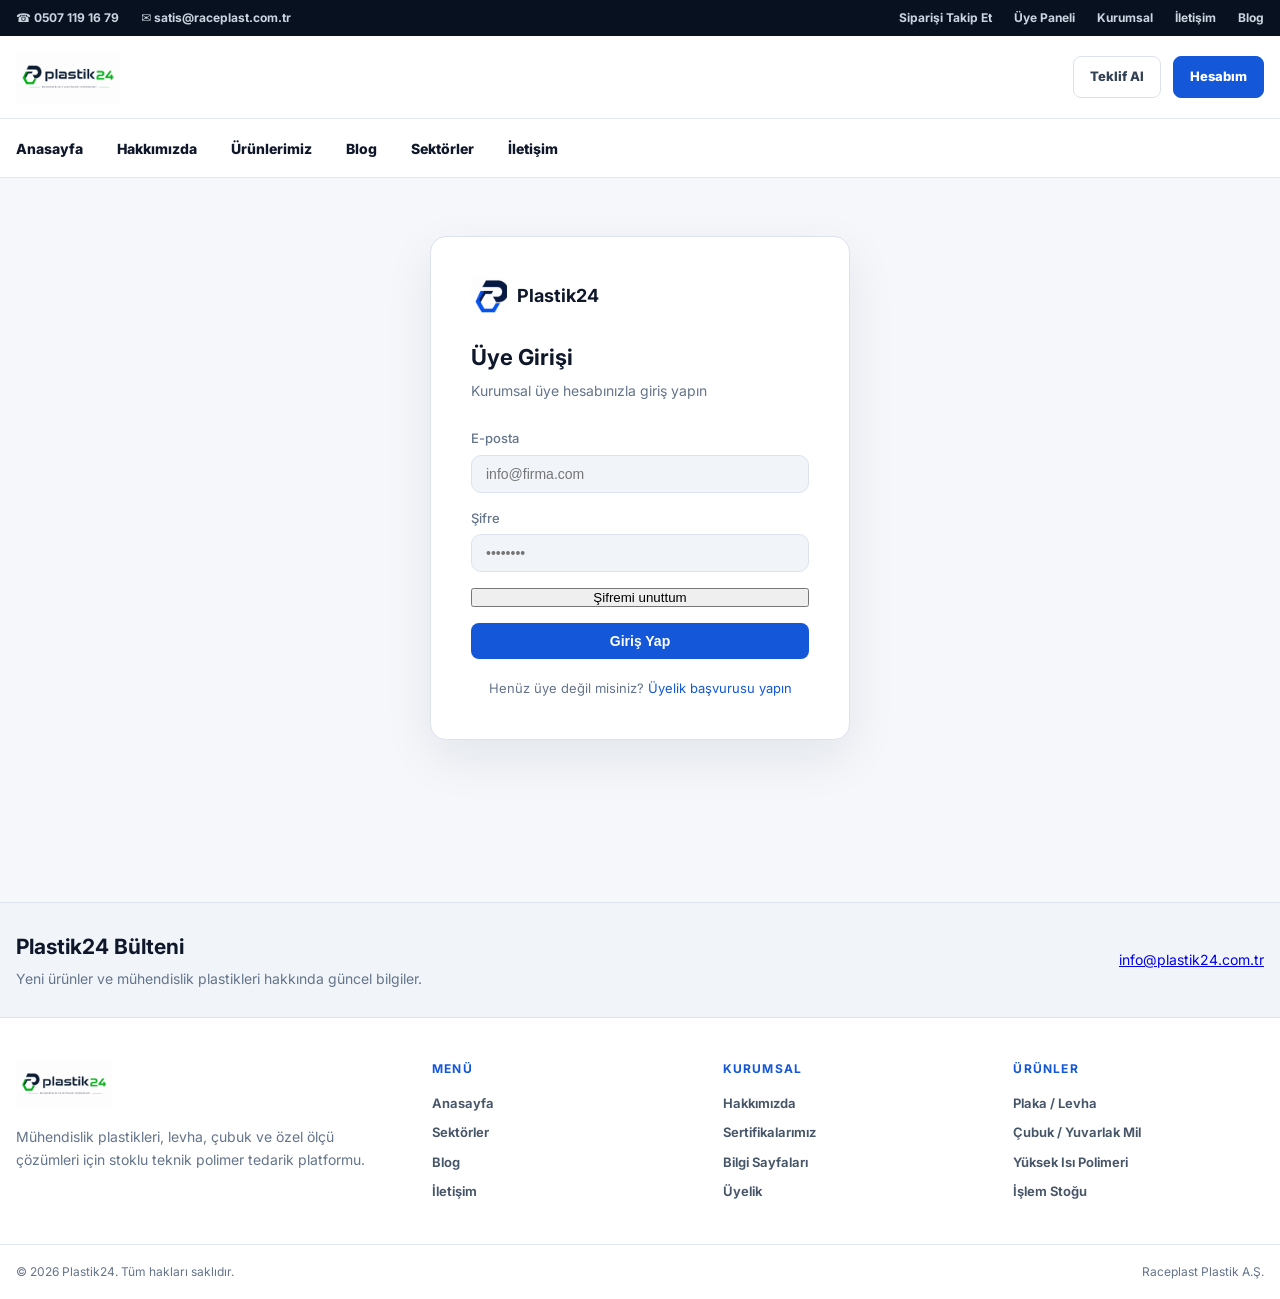
<file: panel/index.html>
<!doctype html>
<html lang="tr">
  <head>
    <meta charset="UTF-8" />
    <meta name="viewport" content="width=device-width, initial-scale=1.0" />
    <title>Plastik24 | Üye Paneli</title>
    <link rel="icon" type="image/png" href="/favicon.png" />
    <link rel="preconnect" href="https://fonts.googleapis.com" />
    <link rel="preconnect" href="https://fonts.gstatic.com" crossorigin />
    <link href="https://fonts.googleapis.com/css2?family=Inter:wght@400;500;600;700&display=swap" rel="stylesheet" />
    <link rel="stylesheet" href="/assets/member-site-shell.css?v=20260711" />
    <link rel="stylesheet" href="panel.css?v=20260710-membership" />
  </head>
  <body>
    <header class="p24-site-header">
      <div class="p24-topbar"><div class="p24-topbar-inner"><div class="p24-topbar-links"><a href="tel:05071191679">☎ 0507 119 16 79</a><a href="mailto:satis@raceplast.com.tr">✉ satis@raceplast.com.tr</a></div><div class="p24-topbar-actions"><a href="/panel/">Siparişi Takip Et</a><a href="/panel/">Üye Paneli</a><a href="/hakkimizda/">Kurumsal</a><a href="/iletisim/">İletişim</a><a href="/blog/">Blog</a></div></div></div>
      <div class="p24-header-main"><a class="p24-brand" href="/"><img src="/assets/brand/plastik24-logo.png" alt="Plastik24" /></a><div class="p24-header-quick"><a href="/iletisim/">Teklif Al</a><a class="primary" href="/panel/">Hesabım</a></div></div>
      <nav class="p24-site-nav"><div class="p24-nav-inner"><a href="/">Anasayfa</a><a href="/hakkimizda/">Hakkımızda</a><a href="/urunler/">Ürünlerimiz</a><a href="/blog/">Blog</a><a href="/sektorler/">Sektörler</a><a href="/iletisim/">İletişim</a></div></nav>
    </header>
    <div class="p24-page-wrap">
    <!-- Login View -->
    <div id="loginView">
      <div class="login-card">
        <div class="login-logo">
          <img src="/favicon.png" alt="Plastik24" />
          <span>Plastik24</span>
        </div>
        <h1>Üye Girişi</h1>
        <p class="login-sub">Kurumsal üye hesabınızla giriş yapın</p>
        <form id="loginForm">
          <label>E-posta<input type="email" name="email" id="loginEmail" required placeholder="info@firma.com" /></label>
          <label>Şifre<input type="password" name="password" id="loginPassword" required placeholder="••••••••" /></label>
          <button class="text-action" type="button" id="forgotToggle">Şifremi unuttum</button>
          <button class="primary-action" type="submit" id="loginBtn">Giriş Yap</button>
          <p id="loginMessage" class="form-error" hidden></p>
        </form>
        <form id="forgotForm" class="forgot-box" hidden>
          <strong>Şifre Hatırlatma</strong>
          <p>Kayıtlı e-posta adresinize 6 haneli sıfırlama kodu gönderilir.</p>
          <label>E-posta<input type="email" name="resetEmail" id="resetEmail" required placeholder="info@firma.com" /></label>
          <button class="secondary-action" type="button" id="resetCodeBtn">Kod Gönder</button>
          <div class="reset-code-grid">
            <label>Kod<input type="text" name="resetCode" id="resetCode" inputmode="numeric" maxlength="6" placeholder="000000" /></label>
            <label>Yeni Şifre<input type="password" name="resetPassword" id="resetPassword" minlength="8" placeholder="En az 8 karakter" /></label>
          </div>
          <button class="primary-action" type="submit" id="resetPasswordBtn">Şifreyi Güncelle</button>
          <p id="resetMessage" class="form-error" hidden></p>
        </form>
        <p class="login-footer">Henüz üye değil misiniz? <a href="/uyelik/">Üyelik başvurusu yapın</a></p>
      </div>
    </div>

    <!-- Panel View -->
    <div id="panelView" hidden>
      <!-- Sidebar -->
      <aside id="sidebar">
        <div class="sidebar-logo">
          <img src="/favicon.png" alt="Plastik24" />
          <div>
            <strong>Plastik24</strong>
            <small>Üye Paneli</small>
          </div>
        </div>
        <nav id="sidebarNav">
          <button class="nav-item active" data-panel="dashboard" type="button">
            <svg viewBox="0 0 24 24" fill="none" stroke="currentColor" stroke-width="2"><rect x="3" y="3" width="7" height="7"/><rect x="14" y="3" width="7" height="7"/><rect x="3" y="14" width="7" height="7"/><rect x="14" y="14" width="7" height="7"/></svg>
            Genel Bakış
          </button>
          <button class="nav-item" data-panel="orders" type="button">
            <svg viewBox="0 0 24 24" fill="none" stroke="currentColor" stroke-width="2"><path d="M9 17H5a2 2 0 0 0-2 2v0a2 2 0 0 0 2 2h14a2 2 0 0 0 2-2v0a2 2 0 0 0-2-2h-4"/><path d="M12 3v14"/><path d="m8 11 4-4 4 4"/></svg>
            Siparişlerim
          </button>
          <button class="nav-item" data-panel="profile" type="button">
            <svg viewBox="0 0 24 24" fill="none" stroke="currentColor" stroke-width="2"><path d="M20 21v-2a4 4 0 0 0-4-4H8a4 4 0 0 0-4 4v2"/><circle cx="12" cy="7" r="4"/></svg>
            Profil Bilgileri
          </button>
          <button class="nav-item" data-panel="security" type="button">
            <svg viewBox="0 0 24 24" fill="none" stroke="currentColor" stroke-width="2"><rect x="3" y="11" width="18" height="11" rx="2" ry="2"/><path d="M7 11V7a5 5 0 0 1 10 0v4"/></svg>
            Güvenlik
          </button>
        </nav>
        <div class="sidebar-footer">
          <div class="member-chip" id="memberChip">
            <div class="member-avatar" id="memberAvatar">?</div>
            <div>
              <strong id="memberName">Yükleniyor...</strong>
              <small id="memberEmail">—</small>
            </div>
          </div>
          <button class="logout-btn" id="logoutBtn" type="button">Çıkış</button>
        </div>
      </aside>

      <!-- Main Content -->
      <main id="mainPanel">
        <header id="panelHeader">
          <h1 id="panelTitle">Genel Bakış</h1>
          <a href="/" class="header-link">← Siteye Dön</a>
        </header>

        <!-- Toast -->
        <div id="toast" class="toast" hidden></div>

        <!-- Dashboard Panel -->
        <section id="panel-dashboard" class="panel-section">
          <div class="kpi-row">
            <div class="kpi-card">
              <span>Toplam Sipariş</span>
              <strong id="kpiTotal">—</strong>
            </div>
            <div class="kpi-card">
              <span>Bekleyen</span>
              <strong id="kpiPending">—</strong>
            </div>
            <div class="kpi-card">
              <span>Kargoda</span>
              <strong id="kpiShipped">—</strong>
            </div>
            <div class="kpi-card">
              <span>Tamamlanan</span>
              <strong id="kpiCompleted">—</strong>
            </div>
          </div>
          <div class="panel-card">
            <div class="card-header"><h2>Son Siparişler</h2><button class="link-btn" data-panel="orders" type="button">Tümünü Gör</button></div>
            <div id="dashboardOrdersList" class="order-list-wrap">
              <div class="loading-state">Siparişler yükleniyor...</div>
            </div>
          </div>
          <div class="panel-card info-banner">
            <svg viewBox="0 0 24 24" fill="none" stroke="currentColor" stroke-width="2"><circle cx="12" cy="12" r="10"/><line x1="12" y1="8" x2="12" y2="12"/><line x1="12" y1="16" x2="12.01" y2="16"/></svg>
            <div>
              <strong>Ödeme Bilgisi</strong>
              <p>Havale/EFT ile ödeme yapabilirsiniz. Dekontunuza sipariş numaranızı yazmayı unutmayın. Sorularınız için <a href="mailto:info@plastik24.com.tr">info@plastik24.com.tr</a></p>
            </div>
          </div>
        </section>

        <!-- Orders Panel -->
        <section id="panel-orders" class="panel-section" hidden>
          <div class="panel-card">
            <div class="card-header"><h2>Siparişlerim</h2></div>
            <div id="ordersList" class="order-list-wrap">
              <div class="loading-state">Siparişler yükleniyor...</div>
            </div>
          </div>
        </section>

        <!-- Profile Panel -->
        <section id="panel-profile" class="panel-section" hidden>
          <div class="panel-card">
            <div class="card-header"><h2>Firma ve İletişim Bilgileri</h2></div>
            <form id="profileForm" class="form-grid">
              <label>Firma Adı<input type="text" name="companyName" id="fCompanyName" /></label>
              <label>Vergi No<input type="text" name="taxNo" id="fTaxNo" readonly /></label>
              <label>Vergi Dairesi<input type="text" name="taxOffice" id="fTaxOffice" /></label>
              <label class="wide">Firma Adresi<textarea name="address" id="fAddress" rows="3"></textarea></label>
              <label>Yetkili Adı Soyadı<input type="text" name="authorizedName" id="fAuthorizedName" /></label>
              <label>Yetkili Telefonu<input type="tel" name="authorizedPhone" id="fAuthorizedPhone" /></label>
              <label>E-posta<input type="email" name="authorizedEmail" id="fEmail" readonly /></label>
              <div class="wide form-actions">
                <button class="primary-action" type="submit">Bilgileri Güncelle</button>
              </div>
            </form>
          </div>
        </section>

        <!-- Security Panel -->
        <section id="panel-security" class="panel-section" hidden>
          <div class="panel-card">
            <div class="card-header"><h2>Şifre Değiştir</h2></div>
            <form id="securityForm" class="form-grid narrow">
              <label class="wide">Mevcut Şifre<input type="password" name="currentPassword" required /></label>
              <label class="wide">Yeni Şifre<input type="password" name="newPassword" required minlength="8" /></label>
              <label class="wide">Yeni Şifre (Tekrar)<input type="password" name="newPasswordConfirm" required minlength="8" /></label>
              <div class="wide form-actions">
                <button class="primary-action" type="submit">Şifreyi Değiştir</button>
              </div>
            </form>
          </div>
        </section>
      </main>
    </div>

    </div>
    <footer class="p24-site-footer"><div class="p24-footer-news"><div class="p24-footer-inner"><div><h2>Plastik24 Bülteni</h2><p>Yeni ürünler ve mühendislik plastikleri hakkında güncel bilgiler.</p></div><a class="p24-header-quick primary" href="mailto:info@plastik24.com.tr">info@plastik24.com.tr</a></div></div><div class="p24-footer-main"><div class="p24-footer-inner p24-footer-grid"><div><img class="p24-footer-logo" src="/assets/brand/plastik24-logo.png" alt="Plastik24" /><p>Mühendislik plastikleri, levha, çubuk ve özel ölçü çözümleri için stoklu teknik polimer tedarik platformu.</p></div><div><h3>MENÜ</h3><nav><a href="/">Anasayfa</a><a href="/sektorler/">Sektörler</a><a href="/blog/">Blog</a><a href="/iletisim/">İletişim</a></nav></div><div><h3>KURUMSAL</h3><nav><a href="/hakkimizda/">Hakkımızda</a><a href="/bilgi-merkezi/">Sertifikalarımız</a><a href="/yasal/">Bilgi Sayfaları</a><a href="/uyelik/">Üyelik</a></nav></div><div><h3>ÜRÜNLER</h3><nav><a href="/urunler/">Plaka / Levha</a><a href="/urunler/">Çubuk / Yuvarlak Mil</a><a href="/urunler/">Yüksek Isı Polimeri</a><a href="/urunler/">İşlem Stoğu</a></nav></div></div></div><div class="p24-footer-bottom"><div class="p24-footer-inner"><span>© 2026 Plastik24. Tüm hakları saklıdır.</span><span>Raceplast Plastik A.Ş.</span></div></div></footer>
    <script src="panel.js?v=20260711-shell"></script>
  </body>
</html>
</file>
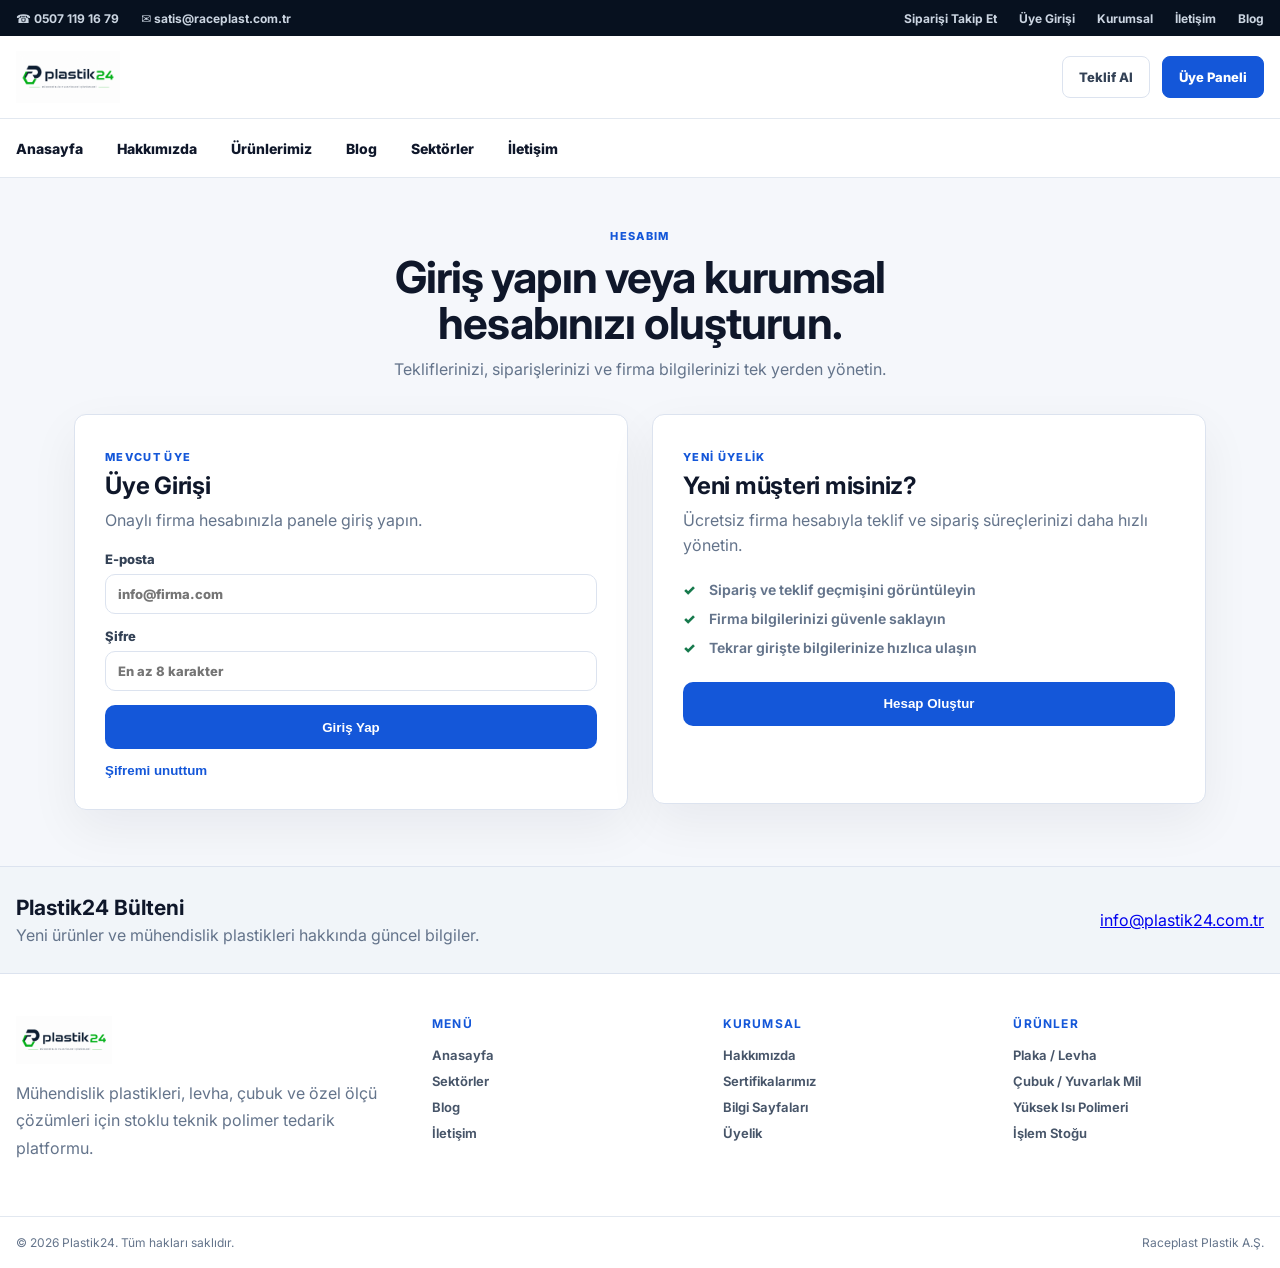
<file: uyelik/index.html>
<!doctype html>
<html lang="tr">
  <head>
    <meta charset="UTF-8" />
    <meta name="viewport" content="width=device-width, initial-scale=1.0" />
    <meta http-equiv="Cache-Control" content="no-cache, no-store, must-revalidate" />
    <meta http-equiv="Pragma" content="no-cache" />
    <meta http-equiv="Expires" content="0" />
    <title>Plastik24 | Kurumsal Üyelik</title>
    <link rel="icon" type="image/png" href="/favicon.png" />
    <link rel="preconnect" href="https://fonts.googleapis.com" />
    <link rel="preconnect" href="https://fonts.gstatic.com" crossorigin />
    <link href="https://fonts.googleapis.com/css2?family=Inter:wght@400;500;600;700;800&display=swap" rel="stylesheet" />
    <link rel="stylesheet" href="/assets/member-site-shell.css?v=20260711" />
    <link rel="stylesheet" href="uyelik.css?v=20260710-membership" />
  </head>
  <body>
    <header class="p24-site-header">
      <div class="p24-topbar"><div class="p24-topbar-inner"><div class="p24-topbar-links"><a href="tel:05071191679">☎ 0507 119 16 79</a><a href="mailto:satis@raceplast.com.tr">✉ satis@raceplast.com.tr</a></div><div class="p24-topbar-actions"><a href="/panel/">Siparişi Takip Et</a><a href="/uyelik/">Üye Girişi</a><a href="/hakkimizda/">Kurumsal</a><a href="/iletisim/">İletişim</a><a href="/blog/">Blog</a></div></div></div>
      <div class="p24-header-main"><a class="p24-brand" href="/"><img src="/assets/brand/plastik24-logo.png" alt="Plastik24" /></a><div class="p24-header-quick"><a href="/iletisim/">Teklif Al</a><a class="primary" href="/panel/">Üye Paneli</a></div></div>
      <nav class="p24-site-nav"><div class="p24-nav-inner"><a href="/">Anasayfa</a><a href="/hakkimizda/">Hakkımızda</a><a href="/urunler/">Ürünlerimiz</a><a href="/blog/">Blog</a><a href="/sektorler/">Sektörler</a><a href="/iletisim/">İletişim</a></div></nav>
    </header>

    <main class="auth-shell">
      <section class="intro-panel">
        <span class="eyebrow">HESABIM</span>
        <h1>Giriş yapın veya kurumsal hesabınızı oluşturun.</h1>
        <p>Tekliflerinizi, siparişlerinizi ve firma bilgilerinizi tek yerden yönetin.</p>
      </section>

      <section class="auth-grid">
        <article class="card login-card">
          <span class="section-label">Mevcut Üye</span>
          <h2>Üye Girişi</h2>
          <p>Onaylı firma hesabınızla panele giriş yapın.</p>

          <form id="loginForm" class="form-stack">
            <label>E-posta
              <input id="loginEmail" name="email" type="email" autocomplete="email" required placeholder="info@firma.com" />
            </label>
            <label>Şifre
              <input id="loginPassword" name="password" type="password" autocomplete="current-password" required placeholder="En az 8 karakter" />
            </label>
            <button class="primary-action" type="submit" id="loginButton">Giriş Yap</button>
            <p id="loginStatus" class="status" hidden></p>
          </form>

          <button class="text-action" type="button" id="forgotToggle">Şifremi unuttum</button>
          <form id="forgotForm" class="reset-box" hidden>
            <strong>Şifre Hatırlatma</strong>
            <p>Kayıtlı e-postanıza gelen kodu girerek yeni şifre oluşturun.</p>
            <label>E-posta
              <input id="forgotEmail" name="forgotEmail" type="email" required placeholder="info@firma.com" />
            </label>
            <button class="secondary-action" type="button" id="forgotCodeButton">Kod Gönder</button>
            <div class="two-col">
              <label>Kod
                <input id="forgotCode" name="forgotCode" inputmode="numeric" maxlength="6" placeholder="000000" />
              </label>
              <label>Yeni Şifre
                <input id="forgotPassword" name="forgotPassword" type="password" minlength="8" placeholder="En az 8 karakter" />
              </label>
            </div>
            <button class="primary-action" type="submit" id="forgotSubmitButton">Şifreyi Güncelle</button>
            <p id="forgotStatus" class="status" hidden></p>
          </form>
        </article>

        <article class="card register-card">
          <span class="section-label">Yeni Üyelik</span>
          <h2>Yeni müşteri misiniz?</h2>
          <p class="card-copy">Ücretsiz firma hesabıyla teklif ve sipariş süreçlerinizi daha hızlı yönetin.</p>
          <ul class="account-benefits"><li>Sipariş ve teklif geçmişini görüntüleyin</li><li>Firma bilgilerinizi güvenle saklayın</li><li>Tekrar girişte bilgilerinize hızlıca ulaşın</li></ul>
          <button class="primary-action register-toggle" type="button" id="registrationToggle" aria-expanded="false">Hesap Oluştur</button>

          <form id="registerForm" class="form-grid registration-content" hidden>
            <div class="form-section wide">
              <h3>Mail Doğrulama</h3>
              <div class="three-col">
                <label>Yetkili E-postası *
                  <input id="authorizedEmail" name="authorizedEmail" type="email" required placeholder="yetkili@firma.com" />
                </label>
                <label>Yetkili Adı *
                  <input id="authorizedName" name="authorizedName" type="text" required placeholder="Ad Soyad" />
                </label>
                <label>Firma Adı *
                  <input id="companyName" name="companyName" type="text" required placeholder="Firma adı" />
                </label>
              </div>
              <div class="verification-row">
                <button class="secondary-action" type="button" id="sendVerificationButton">Doğrulama Kodu Gönder</button>
                <label>Doğrulama Kodu *
                  <input id="verificationCode" name="verificationCode" inputmode="numeric" maxlength="6" required placeholder="000000" />
                </label>
                <button class="secondary-action" type="button" id="verifyCodeButton">Kodu Onayla</button>
              </div>
              <p id="verificationStatus" class="status" hidden></p>
            </div>

            <div class="form-section wide">
              <h3>Firma Bilgileri</h3>
              <div class="two-col">
                <label>Vergi No *
                  <input id="taxNo" name="taxNo" inputmode="numeric" maxlength="10" required placeholder="10 haneli vergi no" />
                  <span id="taxNoHint" class="field-hint"></span>
                </label>
                <label>Vergi Dairesi *
                  <input id="taxOffice" name="taxOffice" type="text" required placeholder="Vergi dairesi" />
                </label>
              </div>
              <label>Firma Adresi *
                <textarea id="address" name="address" rows="3" required placeholder="Açık firma adresi"></textarea>
              </label>
            </div>

            <div class="form-section wide">
              <h3>Yetkili ve Şifre</h3>
              <div class="three-col">
                <label>Yetkili Telefonu *
                  <input id="authorizedPhone" name="authorizedPhone" inputmode="numeric" required placeholder="05071191679" />
                </label>
                <label>Şifre *
                  <input id="password" name="password" type="password" minlength="8" required placeholder="En az 8 karakter" />
                </label>
                <label>Şifre Tekrar *
                  <input id="passwordConfirm" name="passwordConfirm" type="password" minlength="8" required placeholder="Şifre tekrar" />
                </label>
              </div>
              <label class="check-row">
                <input id="agreement" name="agreement" type="checkbox" required />
                <span>Firma bilgilerinin doğru olduğunu ve Plastik24 üyelik/KVKK koşullarını kabul ediyorum.</span>
              </label>
            </div>

            <div class="form-actions wide">
              <button class="primary-action" type="submit" id="registerButton">Üyelik Başvurusunu Tamamla</button>
            </div>
            <p id="registerStatus" class="status wide" hidden></p>
          </form>
        </article>
      </section>
    </main>

    <footer class="p24-site-footer"><div class="p24-footer-news"><div class="p24-footer-inner"><div><h2>Plastik24 Bülteni</h2><p>Yeni ürünler ve mühendislik plastikleri hakkında güncel bilgiler.</p></div><a class="p24-header-quick primary" href="mailto:info@plastik24.com.tr">info@plastik24.com.tr</a></div></div><div class="p24-footer-main"><div class="p24-footer-inner p24-footer-grid"><div><img class="p24-footer-logo" src="/assets/brand/plastik24-logo.png" alt="Plastik24" /><p>Mühendislik plastikleri, levha, çubuk ve özel ölçü çözümleri için stoklu teknik polimer tedarik platformu.</p></div><div><h3>MENÜ</h3><nav><a href="/">Anasayfa</a><a href="/sektorler/">Sektörler</a><a href="/blog/">Blog</a><a href="/iletisim/">İletişim</a></nav></div><div><h3>KURUMSAL</h3><nav><a href="/hakkimizda/">Hakkımızda</a><a href="/bilgi-merkezi/">Sertifikalarımız</a><a href="/yasal/">Bilgi Sayfaları</a><a href="/uyelik/">Üyelik</a></nav></div><div><h3>ÜRÜNLER</h3><nav><a href="/urunler/">Plaka / Levha</a><a href="/urunler/">Çubuk / Yuvarlak Mil</a><a href="/urunler/">Yüksek Isı Polimeri</a><a href="/urunler/">İşlem Stoğu</a></nav></div></div></div><div class="p24-footer-bottom"><div class="p24-footer-inner"><span>© 2026 Plastik24. Tüm hakları saklıdır.</span><span>Raceplast Plastik A.Ş.</span></div></div></footer>

    <script src="uyelik.js?v=20260710-membership"></script>
  </body>
</html>
</file>
<file: assets/member-site-shell.css>
.p24-site-header,.p24-site-footer{font-family:Inter,system-ui,-apple-system,BlinkMacSystemFont,"Segoe UI",sans-serif;color:#0f172a;background:#fff}.p24-topbar{background:#07111f;color:#cbd5e1}.p24-topbar-inner,.p24-header-main,.p24-nav-inner,.p24-footer-inner{width:min(1280px,calc(100% - 32px));margin:auto}.p24-topbar-inner{min-height:36px;display:flex;align-items:center;justify-content:space-between;gap:24px;font-size:12px;font-weight:700}.p24-topbar a{color:inherit;text-decoration:none}.p24-topbar-links,.p24-topbar-actions{display:flex;gap:22px;align-items:center}.p24-header-main{min-height:82px;display:flex;align-items:center;justify-content:space-between;gap:30px}.p24-brand{display:inline-flex;align-items:center;text-decoration:none}.p24-brand img{display:block;width:auto;height:52px;max-width:220px;object-fit:contain}.p24-header-quick{display:flex;align-items:center;gap:12px}.p24-header-quick a{display:inline-flex;min-height:42px;align-items:center;padding:0 16px;border:1px solid #dce3ef;border-radius:8px;color:#334155;text-decoration:none;font-size:13px;font-weight:800}.p24-header-quick a.primary{background:#1457d9;border-color:#1457d9;color:#fff}.p24-site-nav{border-top:1px solid #e2e8f0;border-bottom:1px solid #e2e8f0}.p24-nav-inner{min-height:58px;display:flex;align-items:center;gap:34px}.p24-nav-inner a{color:#0f172a;text-decoration:none;font-size:14px;font-weight:800}.p24-nav-inner a:hover{color:#1457d9}.p24-site-footer{border-top:1px solid #dce3ef}.p24-footer-news{background:#f1f5f9;border-bottom:1px solid #dce3ef}.p24-footer-news .p24-footer-inner{padding:28px 0;display:flex;align-items:center;justify-content:space-between;gap:28px}.p24-footer-news h2{margin:0 0 5px;font-size:21px}.p24-footer-news p{margin:0;color:#64748b}.p24-footer-main{padding:42px 0}.p24-footer-grid{display:grid;grid-template-columns:1.5fr repeat(3,1fr);gap:40px}.p24-footer-grid h3{font-size:12px;letter-spacing:.1em;color:#1457d9;margin:0 0 16px}.p24-footer-grid p{color:#64748b;line-height:1.7;margin:12px 0}.p24-footer-grid nav{display:grid;gap:10px}.p24-footer-grid a{color:#475569;text-decoration:none;font-size:13px;font-weight:650}.p24-footer-logo{height:48px;width:auto;max-width:210px}.p24-footer-bottom{border-top:1px solid #e2e8f0;padding:18px 0;color:#64748b;font-size:12px}.p24-footer-bottom .p24-footer-inner{display:flex;justify-content:space-between;gap:20px}.p24-page-wrap{min-height:calc(100vh - 176px);background:#f5f7fb}.p24-mobile-nav{display:none}@media(max-width:760px){.p24-topbar-actions,.p24-site-nav{display:none}.p24-topbar-inner{justify-content:center}.p24-header-main{min-height:68px}.p24-brand img{height:42px}.p24-header-quick a:not(.primary){display:none}.p24-footer-news .p24-footer-inner{align-items:flex-start;flex-direction:column}.p24-footer-grid{grid-template-columns:1fr 1fr}.p24-footer-grid>div:first-child{grid-column:1/-1}.p24-footer-bottom .p24-footer-inner{flex-direction:column}.p24-topbar-links{gap:12px;font-size:11px}}@media(max-width:480px){.p24-footer-grid{grid-template-columns:1fr}.p24-footer-grid>div:first-child{grid-column:auto}.p24-topbar-links a:last-child{display:none}}
</file>
<file: panel/panel.css>
/* =====================================================
   Plastik24 – Üye Paneli CSS
   Admin panel tasarım dilinden türetilmiştir
   ===================================================== */

*, *::before, *::after { box-sizing: border-box; margin: 0; padding: 0; }
[hidden] { display: none !important; }

:root {
  --bg:       #0f1117;
  --surface:  #1a1d27;
  --surface2: #232635;
  --border:   #2e3245;
  --text:     #e8eaf0;
  --muted:    #7b82a0;
  --accent:   #3b82f6;
  --accent2:  #6366f1;
  --success:  #22c55e;
  --warn:     #f59e0b;
  --danger:   #ef4444;
  --radius:   10px;
  --sidebar-w: 240px;
}

/* Plastik24 açık renkli site tasarımı */
:root {
  --bg: #f5f7fb;
  --surface: #ffffff;
  --surface2: #f1f5f9;
  --border: #dce3ef;
  --text: #0f172a;
  --muted: #64748b;
  --accent: #1457d9;
  --accent2: #0f2f6f;
  --success: #16794c;
  --warn: #b45309;
  --danger: #b42318;
}
html, body { height: auto; min-height: 100%; }
body { background: var(--bg); color: var(--text); }
#loginView { min-height: 620px; background: var(--bg); }
.login-card { background: #fff; box-shadow: 0 18px 50px rgba(15,23,42,.08); }
#panelView { height: auto; min-height: 720px; width: min(1280px, calc(100% - 32px)); margin: 0 auto; padding: 28px 0; overflow: visible; gap: 20px; }
#sidebar { border: 1px solid var(--border); border-radius: 12px; min-height: 680px; }
#mainPanel { min-width: 0; overflow: visible; border: 1px solid var(--border); border-radius: 12px; background: #f8fafc; }
#panelHeader { border-radius: 12px 12px 0 0; }
.panel-card,.kpi-card { box-shadow: 0 8px 28px rgba(15,23,42,.04); }
.badge-shipped { color: #6d28d9; }
.tracking-box strong { color: #6d28d9; }
@media (max-width: 840px) {
  #panelView { flex-direction: column; }
  #sidebar { width: 100%; min-height: auto; }
  #sidebarNav { display: grid; grid-template-columns: repeat(2,1fr); }
  .sidebar-footer { flex-direction: row; align-items: center; }
  .member-chip { flex: 1; }
  .logout-btn { width: auto; }
}

html, body { height: 100%; }

body {
  font-family: 'Inter', system-ui, sans-serif;
  font-size: 14px;
  background: var(--bg);
  color: var(--text);
  line-height: 1.5;
}

/* ─── LOGIN ─────────────────────────────────────── */
#loginView {
  min-height: 100vh;
  display: flex;
  align-items: center;
  justify-content: center;
  background: radial-gradient(ellipse at 60% 20%, #1e2a4a 0%, #0f1117 70%);
  padding: 24px;
}

.login-card {
  width: 100%;
  max-width: 420px;
  background: var(--surface);
  border: 1px solid var(--border);
  border-radius: 16px;
  padding: 40px;
  box-shadow: 0 24px 80px rgba(0,0,0,.5);
}

.login-logo {
  display: flex;
  align-items: center;
  gap: 10px;
  margin-bottom: 28px;
}
.login-logo img { width: 36px; height: 36px; border-radius: 8px; }
.login-logo span { font-weight: 700; font-size: 18px; color: var(--text); }

.login-card h1 { font-size: 22px; font-weight: 700; margin-bottom: 6px; }
.login-sub { color: var(--muted); margin-bottom: 28px; }

.login-card form { display: flex; flex-direction: column; gap: 16px; }
.login-card label { display: flex; flex-direction: column; gap: 6px; font-size: 13px; color: var(--muted); font-weight: 500; }
.login-card input {
  background: var(--surface2);
  border: 1px solid var(--border);
  border-radius: var(--radius);
  color: var(--text);
  padding: 10px 14px;
  font-size: 14px;
  outline: none;
  transition: border-color .15s;
}
.login-card input:focus { border-color: var(--accent); }

.form-error { color: var(--danger); font-size: 13px; }

.login-footer { margin-top: 20px; text-align: center; color: var(--muted); font-size: 13px; }
.login-footer a { color: var(--accent); text-decoration: none; }

/* ─── PANEL LAYOUT ───────────────────────────────── */
#panelView {
  display: flex;
  height: 100vh;
  overflow: hidden;
}

/* Sidebar */
#sidebar {
  width: var(--sidebar-w);
  background: var(--surface);
  border-right: 1px solid var(--border);
  display: flex;
  flex-direction: column;
  flex-shrink: 0;
  overflow-y: auto;
}

.sidebar-logo {
  display: flex;
  align-items: center;
  gap: 10px;
  padding: 20px 16px;
  border-bottom: 1px solid var(--border);
}
.sidebar-logo img { width: 32px; height: 32px; border-radius: 8px; }
.sidebar-logo strong { display: block; font-size: 14px; font-weight: 700; }
.sidebar-logo small { display: block; font-size: 11px; color: var(--muted); }

#sidebarNav { flex: 1; padding: 12px 8px; display: flex; flex-direction: column; gap: 2px; }

.nav-item {
  display: flex;
  align-items: center;
  gap: 10px;
  width: 100%;
  padding: 10px 12px;
  border: none;
  border-radius: 8px;
  background: transparent;
  color: var(--muted);
  font-size: 13.5px;
  font-weight: 500;
  cursor: pointer;
  transition: background .15s, color .15s;
  text-align: left;
}
.nav-item svg { width: 16px; height: 16px; flex-shrink: 0; }
.nav-item:hover { background: var(--surface2); color: var(--text); }
.nav-item.active { background: color-mix(in srgb, var(--accent) 15%, transparent); color: var(--accent); }

.sidebar-footer {
  padding: 12px;
  border-top: 1px solid var(--border);
  display: flex;
  flex-direction: column;
  gap: 8px;
}

.member-chip {
  display: flex;
  align-items: center;
  gap: 10px;
  padding: 8px;
  border-radius: 8px;
  background: var(--surface2);
}
.member-avatar {
  width: 32px; height: 32px;
  border-radius: 50%;
  background: linear-gradient(135deg, var(--accent), var(--accent2));
  display: flex; align-items: center; justify-content: center;
  font-weight: 700; font-size: 13px; color: #fff; flex-shrink: 0;
}
.member-chip strong { display: block; font-size: 12px; max-width: 130px; overflow: hidden; white-space: nowrap; text-overflow: ellipsis; }
.member-chip small { display: block; font-size: 11px; color: var(--muted); max-width: 130px; overflow: hidden; white-space: nowrap; text-overflow: ellipsis; }

.logout-btn {
  width: 100%;
  padding: 8px;
  border: 1px solid var(--border);
  border-radius: 8px;
  background: transparent;
  color: var(--muted);
  font-size: 13px;
  cursor: pointer;
  transition: border-color .15s, color .15s;
}
.logout-btn:hover { border-color: var(--danger); color: var(--danger); }

/* Main Content */
#mainPanel {
  flex: 1;
  overflow-y: auto;
  display: flex;
  flex-direction: column;
}

#panelHeader {
  position: sticky;
  top: 0;
  z-index: 10;
  display: flex;
  align-items: center;
  justify-content: space-between;
  padding: 16px 24px;
  background: var(--surface);
  border-bottom: 1px solid var(--border);
}
#panelTitle { font-size: 18px; font-weight: 700; }
.header-link { color: var(--muted); text-decoration: none; font-size: 13px; transition: color .15s; }
.header-link:hover { color: var(--text); }

/* Panel Sections */
.panel-section { padding: 24px; display: flex; flex-direction: column; gap: 20px; }

/* KPI Row */
.kpi-row { display: grid; grid-template-columns: repeat(auto-fit, minmax(150px, 1fr)); gap: 12px; }
.kpi-card {
  background: var(--surface);
  border: 1px solid var(--border);
  border-radius: var(--radius);
  padding: 18px 20px;
  display: flex; flex-direction: column; gap: 6px;
}
.kpi-card span { font-size: 12px; color: var(--muted); text-transform: uppercase; letter-spacing: .5px; font-weight: 500; }
.kpi-card strong { font-size: 28px; font-weight: 700; }

/* Cards */
.panel-card {
  background: var(--surface);
  border: 1px solid var(--border);
  border-radius: var(--radius);
  overflow: hidden;
}

.card-header {
  display: flex;
  align-items: center;
  justify-content: space-between;
  padding: 16px 20px;
  border-bottom: 1px solid var(--border);
}
.card-header h2 { font-size: 15px; font-weight: 600; }

.link-btn {
  background: none; border: none; cursor: pointer;
  color: var(--accent); font-size: 13px;
}
.link-btn:hover { text-decoration: underline; }

/* Info Banner */
.info-banner {
  display: flex;
  align-items: flex-start;
  gap: 16px;
  padding: 20px;
  background: color-mix(in srgb, var(--accent) 8%, var(--surface));
  border-color: color-mix(in srgb, var(--accent) 30%, transparent);
}
.info-banner svg { width: 20px; height: 20px; flex-shrink: 0; color: var(--accent); margin-top: 2px; }
.info-banner strong { display: block; font-size: 14px; margin-bottom: 4px; }
.info-banner p { font-size: 13px; color: var(--muted); line-height: 1.6; }
.info-banner a { color: var(--accent); }

/* Orders */
.order-list-wrap { padding: 0; }

.order-empty { padding: 40px; text-align: center; color: var(--muted); }

.order-row {
  display: grid;
  grid-template-columns: 1fr auto auto auto;
  align-items: center;
  gap: 12px;
  padding: 14px 20px;
  border-bottom: 1px solid var(--border);
  transition: background .1s;
}
.order-row:last-child { border-bottom: none; }
.order-row:hover { background: var(--surface2); }

.order-number { font-weight: 600; font-size: 13px; }
.order-date { font-size: 12px; color: var(--muted); margin-top: 2px; }
.order-total { font-weight: 600; font-size: 14px; white-space: nowrap; }

/* Status badges */
.badge {
  display: inline-flex;
  align-items: center;
  padding: 3px 10px;
  border-radius: 20px;
  font-size: 11px;
  font-weight: 600;
  letter-spacing: .3px;
  white-space: nowrap;
}
.badge-pending    { background: color-mix(in srgb,var(--warn) 15%,transparent); color: var(--warn); }
.badge-processing { background: color-mix(in srgb,var(--accent) 15%,transparent); color: var(--accent); }
.badge-shipped    { background: color-mix(in srgb,#8b5cf6 15%,transparent); color: #a78bfa; }
.badge-completed  { background: color-mix(in srgb,var(--success) 15%,transparent); color: var(--success); }
.badge-cancelled  { background: color-mix(in srgb,var(--danger) 15%,transparent); color: var(--danger); }

/* Order Detail (expandable) */
.order-detail {
  background: var(--surface2);
  border-top: 1px solid var(--border);
  padding: 16px 20px;
  display: none;
}
.order-detail.open { display: block; }
.order-detail-grid {
  display: grid;
  grid-template-columns: repeat(auto-fit, minmax(180px, 1fr));
  gap: 12px;
  margin-bottom: 12px;
}
.detail-item span { font-size: 11px; color: var(--muted); text-transform: uppercase; letter-spacing: .4px; }
.detail-item strong { display: block; font-size: 13px; margin-top: 2px; }

.tracking-box {
  display: flex;
  align-items: center;
  gap: 10px;
  padding: 10px 14px;
  background: color-mix(in srgb,#8b5cf6 10%,transparent);
  border: 1px solid color-mix(in srgb,#8b5cf6 30%,transparent);
  border-radius: 8px;
  margin-top: 10px;
  font-size: 13px;
}
.tracking-box strong { color: #a78bfa; }

.receipt-upload-form {
  margin-top: 12px;
  padding: 14px;
  border: 1px dashed var(--border);
  border-radius: 8px;
  display: flex;
  flex-direction: column;
  gap: 10px;
}
.receipt-upload-form label { font-size: 13px; color: var(--muted); display: flex; flex-direction: column; gap: 6px; }
.receipt-upload-form input[type="file"] { font-size: 13px; color: var(--text); }
.receipt-upload-form .upload-row { display: flex; gap: 10px; align-items: center; flex-wrap: wrap; }

/* Forms */
.form-grid {
  padding: 20px;
  display: grid;
  grid-template-columns: 1fr 1fr;
  gap: 14px;
}
.form-grid.narrow { grid-template-columns: 1fr; max-width: 440px; }
.form-grid label { display: flex; flex-direction: column; gap: 6px; font-size: 13px; color: var(--muted); font-weight: 500; }
.form-grid label.wide { grid-column: 1 / -1; }
.form-grid input,
.form-grid textarea {
  background: var(--surface2);
  border: 1px solid var(--border);
  border-radius: 8px;
  color: var(--text);
  padding: 9px 13px;
  font-size: 14px;
  outline: none;
  font-family: inherit;
  resize: vertical;
  transition: border-color .15s;
}
.form-grid input:focus,
.form-grid textarea:focus { border-color: var(--accent); }
.form-grid input[readonly] { opacity: .5; cursor: not-allowed; }

.form-actions { display: flex; gap: 10px; }

/* Buttons */
.primary-action {
  background: var(--accent);
  color: #fff;
  border: none;
  border-radius: 8px;
  padding: 10px 20px;
  font-size: 14px;
  font-weight: 600;
  cursor: pointer;
  transition: filter .15s;
}
.primary-action:hover { filter: brightness(1.1); }
.primary-action:disabled { opacity: .5; cursor: not-allowed; }

.secondary-action {
  background: transparent;
  border: 1px solid var(--border);
  border-radius: 8px;
  color: var(--text);
  padding: 8px 16px;
  font-size: 13px;
  cursor: pointer;
  transition: border-color .15s;
}
.secondary-action:hover { border-color: var(--accent); color: var(--accent); }

.mini-btn {
  background: none;
  border: none;
  cursor: pointer;
  color: var(--muted);
  font-size: 12px;
  padding: 4px 8px;
  border-radius: 6px;
  transition: background .1s, color .1s;
}
.mini-btn:hover { background: var(--surface2); color: var(--text); }
.mini-btn.expand { font-size: 18px; line-height: 1; width: 28px; text-align: center; }

/* Toast */
.toast {
  position: fixed;
  bottom: 24px;
  left: 50%;
  transform: translateX(-50%);
  background: #232635;
  border: 1px solid var(--border);
  color: var(--text);
  padding: 12px 20px;
  border-radius: 10px;
  font-size: 13px;
  box-shadow: 0 8px 32px rgba(0,0,0,.4);
  z-index: 1000;
  animation: slideUp .2s ease;
}
@keyframes slideUp { from { opacity:0; transform:translateX(-50%) translateY(10px); } }

.loading-state { padding: 40px; text-align: center; color: var(--muted); }

/* Responsive */
@media (max-width: 720px) {
  #panelView { flex-direction: column; }
  #sidebar { width: 100%; height: auto; flex-direction: row; overflow-x: auto; }
  #sidebarNav { flex-direction: row; padding: 8px; overflow-x: auto; }
  .sidebar-footer { display: none; }
  .form-grid { grid-template-columns: 1fr; }
  .order-row { grid-template-columns: 1fr auto; }
  .order-total { display: none; }
}

/* Son katman: paneli ana sitenin açık renkli yüzeyiyle eşleştirir. */
html, body { height: auto; min-height: 100%; }
#loginView { min-height: 620px; background: #f5f7fb; }
.login-card { background: #fff; box-shadow: 0 18px 50px rgba(15,23,42,.08); }
#panelView { height: auto; min-height: 720px; width: min(1280px, calc(100% - 32px)); margin: 0 auto; padding: 28px 0; overflow: visible; gap: 20px; }
#sidebar { border: 1px solid var(--border); border-radius: 12px; min-height: 680px; }
#mainPanel { min-width: 0; overflow: visible; border: 1px solid var(--border); border-radius: 12px; background: #f8fafc; }
#panelHeader { border-radius: 12px 12px 0 0; }
.panel-card,.kpi-card { box-shadow: 0 8px 28px rgba(15,23,42,.04); }
@media (max-width: 840px) {
  #panelView { flex-direction: column; }
  #sidebar { width: 100%; min-height: auto; height: auto; }
  #sidebarNav { display: grid; grid-template-columns: repeat(2,1fr); }
}
</file>
<file: uyelik/uyelik.css>
*, *::before, *::after { box-sizing: border-box; }

:root {
  --bg: #f5f7fb;
  --surface: #ffffff;
  --surface-muted: #f1f5f9;
  --line: #dce3ef;
  --text: #0f172a;
  --muted: #64748b;
  --primary: #1457d9;
  --primary-dark: #0f2f6f;
  --success: #16794c;
  --danger: #b42318;
  --warn: #b45309;
  --radius: 12px;
}

html, body { min-height: 100%; }
body {
  margin: 0;
  font-family: Inter, system-ui, -apple-system, BlinkMacSystemFont, "Segoe UI", sans-serif;
  background: var(--bg);
  color: var(--text);
}

.site-header {
  height: 72px;
  display: flex;
  align-items: center;
  justify-content: space-between;
  gap: 24px;
  padding: 0 32px;
  background: var(--surface);
  border-bottom: 1px solid var(--line);
}
.brand, .site-header nav { display: flex; align-items: center; gap: 12px; }
.brand { color: var(--text); text-decoration: none; font-weight: 800; font-size: 18px; }
.brand img { width: 38px; height: 38px; border-radius: 10px; }
.site-header nav a { color: var(--muted); text-decoration: none; font-size: 14px; font-weight: 700; }
.site-header nav a:hover { color: var(--primary); }

.auth-shell {
  max-width: 1320px;
  margin: 0 auto;
  padding: 34px 24px 56px;
}
.intro-panel {
  display: grid;
  grid-template-columns: minmax(0, 1fr) auto;
  gap: 28px;
  align-items: end;
  margin-bottom: 22px;
}
.eyebrow, .section-label {
  color: var(--primary);
  font-size: 11px;
  font-weight: 800;
  letter-spacing: .12em;
  text-transform: uppercase;
}
.intro-panel h1 {
  max-width: 760px;
  margin: 10px 0;
  font-size: clamp(28px, 4vw, 48px);
  line-height: 1.05;
  letter-spacing: -0.02em;
}
.intro-panel p { max-width: 720px; color: var(--muted); line-height: 1.7; margin: 0; }
.intro-list {
  min-width: 330px;
  display: grid;
  gap: 10px;
}
.intro-list div {
  display: grid;
  grid-template-columns: 34px 1fr;
  align-items: center;
  gap: 10px;
  padding: 10px;
  background: var(--surface);
  border: 1px solid var(--line);
  border-radius: 10px;
}
.intro-list strong {
  width: 34px;
  height: 34px;
  border-radius: 10px;
  display: grid;
  place-items: center;
  background: #e8f0ff;
  color: var(--primary);
}
.intro-list span { color: var(--muted); font-size: 13px; font-weight: 700; }

.auth-grid {
  display: grid;
  grid-template-columns: minmax(320px, 420px) minmax(0, 1fr);
  gap: 18px;
  align-items: start;
}
.card {
  background: var(--surface);
  border: 1px solid var(--line);
  border-radius: var(--radius);
  padding: 24px;
  box-shadow: 0 18px 50px rgba(15, 23, 42, .06);
}
.card h2 { margin: 6px 0 8px; font-size: 24px; letter-spacing: -0.01em; }
.card p { color: var(--muted); line-height: 1.6; margin: 0 0 18px; }
.card-copy { max-width: 760px; }

form label {
  display: grid;
  gap: 7px;
  color: #334155;
  font-size: 13px;
  font-weight: 800;
}
input, textarea {
  width: 100%;
  border: 1px solid var(--line);
  border-radius: 10px;
  background: #fff;
  color: var(--text);
  font: inherit;
  padding: 11px 12px;
  outline: none;
}
textarea { resize: vertical; }
input:focus, textarea:focus {
  border-color: var(--primary);
  box-shadow: 0 0 0 3px rgba(20, 87, 217, .12);
}

.form-stack { display: grid; gap: 14px; }
.form-grid { display: grid; grid-template-columns: 1fr 1fr; gap: 16px; }
.wide { grid-column: 1 / -1; }
.two-col { display: grid; grid-template-columns: 1fr 1fr; gap: 14px; }
.three-col { display: grid; grid-template-columns: repeat(3, 1fr); gap: 14px; }
.form-section {
  display: grid;
  gap: 14px;
  padding: 16px;
  background: var(--surface-muted);
  border: 1px solid var(--line);
  border-radius: 12px;
}
.form-section h3 { margin: 0; font-size: 16px; }
.verification-row {
  display: grid;
  grid-template-columns: auto minmax(150px, 220px) auto;
  align-items: end;
  gap: 12px;
}
.check-row {
  display: flex;
  grid-template-columns: none;
  align-items: flex-start;
  gap: 10px;
  color: var(--muted);
  font-weight: 600;
}
.check-row input { width: 18px; height: 18px; margin-top: 2px; }

.primary-action, .secondary-action {
  min-height: 44px;
  border-radius: 10px;
  border: 0;
  cursor: pointer;
  font-weight: 800;
  padding: 0 18px;
}
.primary-action { background: var(--primary); color: #fff; }
.primary-action:hover { background: var(--primary-dark); }
.secondary-action { border: 1px solid var(--line); background: #fff; color: var(--primary-dark); }
.secondary-action:hover { border-color: var(--primary); color: var(--primary); }
.primary-action:disabled, .secondary-action:disabled { opacity: .55; cursor: wait; }
.text-action {
  margin-top: 14px;
  border: 0;
  background: transparent;
  color: var(--primary);
  cursor: pointer;
  font-weight: 800;
  padding: 0;
}
.text-action:hover { text-decoration: underline; }

.reset-box {
  margin-top: 16px;
  display: grid;
  gap: 12px;
  padding: 16px;
  background: var(--surface-muted);
  border: 1px solid var(--line);
  border-radius: 12px;
}
.reset-box[hidden] { display: none; }
.reset-box strong { font-size: 15px; }
.reset-box p { margin: 0; font-size: 13px; }

.field-hint {
  min-height: 16px;
  color: var(--warn);
  font-size: 12px;
  font-weight: 700;
}
.status {
  margin: 0;
  padding: 11px 12px;
  border-radius: 10px;
  background: #fef3c7;
  color: var(--warn);
  font-size: 13px;
  font-weight: 800;
}
.status.success { background: #dcfce7; color: var(--success); }
.status.error { background: #fee2e2; color: var(--danger); }

.form-actions { display: flex; justify-content: flex-end; }

/* Sade hesap ekranı */
.auth-shell { max-width: 1180px; padding-top: 46px; }
.intro-panel { display: block; max-width: 720px; margin: 0 auto 30px; text-align: center; }
.intro-panel h1 { margin: 10px auto; max-width: 680px; font-size: clamp(30px,4vw,44px); }
.intro-panel p { margin: 0 auto; }
.auth-grid { grid-template-columns: repeat(2,minmax(0,1fr)); gap: 24px; align-items: start; }
.card { padding: 30px; }
.login-card,.register-card { min-height: 390px; }
.account-benefits { display: grid; gap: 12px; margin: 22px 0 26px; padding: 0; list-style: none; }
.account-benefits li { position: relative; padding-left: 26px; color: var(--muted); font-size: 14px; font-weight: 650; }
.account-benefits li::before { content: "✓"; position: absolute; left: 0; color: var(--success); font-weight: 900; }
.register-toggle { width: 100%; }
.registration-content { margin-top: 24px; padding-top: 24px; border-top: 1px solid var(--line); }
.registration-content[hidden] { display: none !important; }
.register-card:has(.registration-content:not([hidden])) { grid-column: 1/-1; }
.register-card:has(.registration-content:not([hidden])) .account-benefits { display: none; }
@media(max-width:850px){.auth-grid{grid-template-columns:1fr}.login-card,.register-card{min-height:0}.register-card:has(.registration-content:not([hidden])){grid-column:auto}}

@media (max-width: 1020px) {
  .intro-panel, .auth-grid { grid-template-columns: 1fr; }
  .intro-list { min-width: 0; }
}

@media (max-width: 720px) {
  .site-header { height: auto; align-items: flex-start; padding: 16px; flex-direction: column; }
  .auth-shell { padding: 22px 14px 36px; }
  .card { padding: 18px; }
  .form-grid, .two-col, .three-col, .verification-row { grid-template-columns: 1fr; }
  .form-actions { justify-content: stretch; }
  .form-actions .primary-action { width: 100%; }
}
</file>
